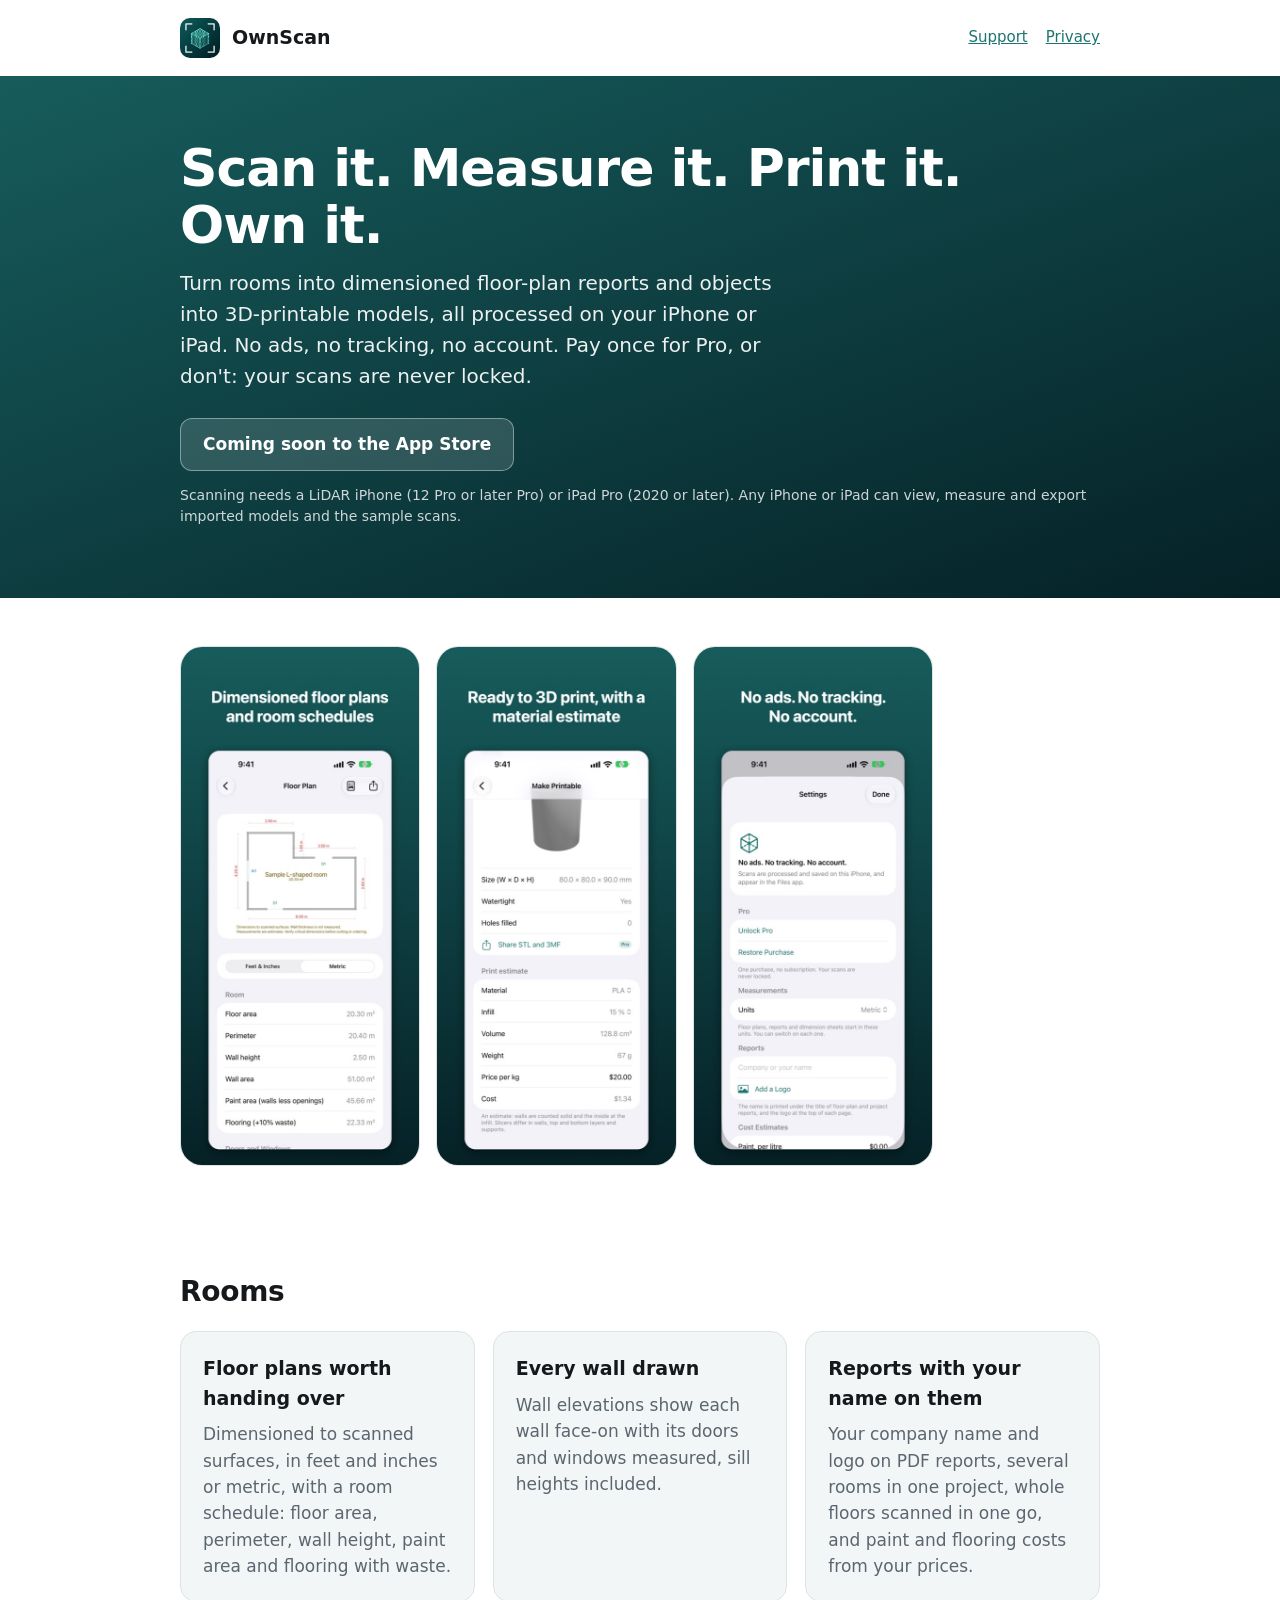
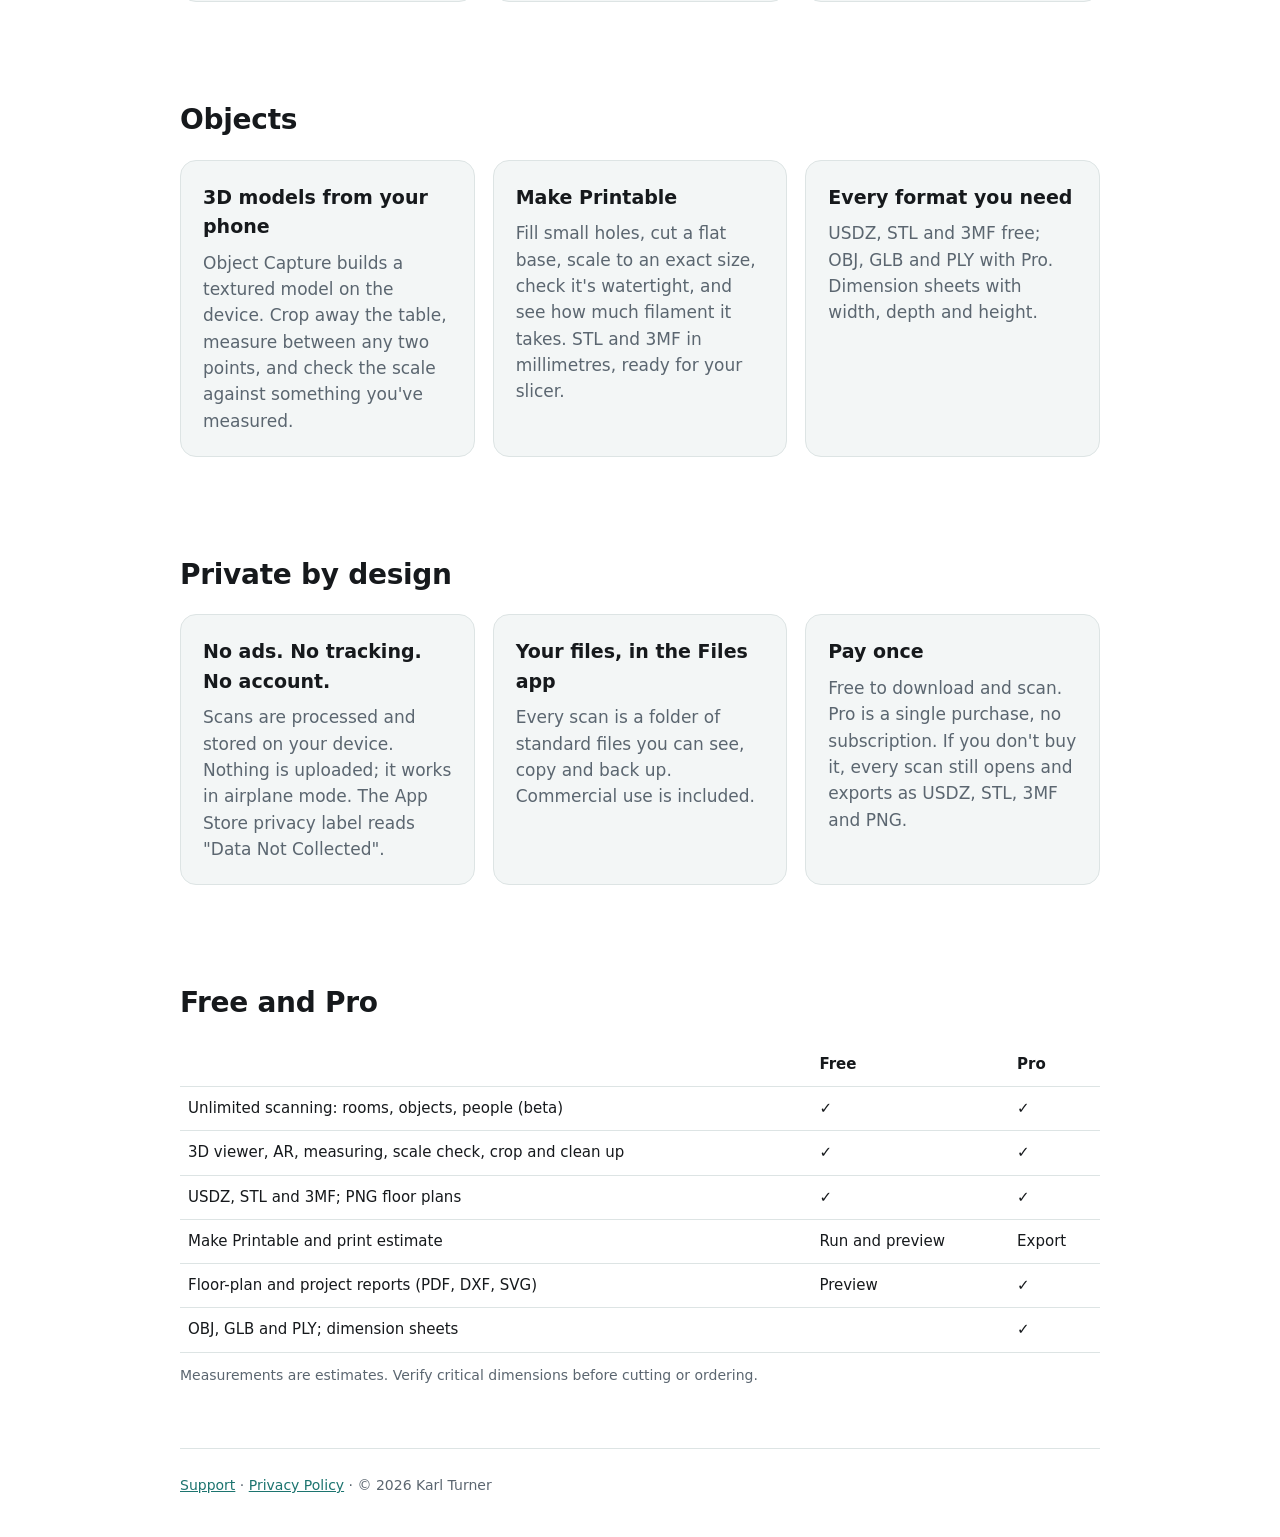
<file: index.html>
<!doctype html>
<!-- Replace the App Store link once the app has one. Comparisons with other apps
     belong only here, accurate and dated (BUILD.md §2); none are made yet. -->
<html lang="en">
<head>
  <meta charset="utf-8">
  <meta name="viewport" content="width=device-width, initial-scale=1">
  <title>OwnScan: LiDAR 3D scanner, floor plans and 3D printing</title>
  <meta name="description" content="Scan rooms into dimensioned floor plans and objects into 3D-printable models on your iPhone or iPad. No ads, no tracking, no account. Pay once.">
  <link rel="icon" href="images/icon.png">
  <link rel="stylesheet" href="style.css">
</head>
<body>
  <div class="wrap">
    <header class="site">
      <img src="images/icon.png" alt="">
      <a class="brand" href="index.html">OwnScan</a>
      <nav><a href="support.html">Support</a><a href="privacy.html">Privacy</a></nav>
    </header>
  </div>

  <div class="hero">
    <div class="wrap">
      <h1>Scan it. Measure it. Print it. Own it.</h1>
      <p class="lead">Turn rooms into dimensioned floor-plan reports and objects into 3D-printable models, all processed on your iPhone or iPad. No ads, no tracking, no account. Pay once for Pro, or don't: your scans are never locked.</p>
      <span class="badge soon">Coming soon to the App Store</span>
      <p class="note">Scanning needs a LiDAR iPhone (12 Pro or later Pro) or iPad Pro (2020 or later). Any iPhone or iPad can view, measure and export imported models and the sample scans.</p>
    </div>
  </div>

  <div class="wrap">
    <section>
      <div class="shots">
        <img src="images/floor-plan.jpg" alt="A dimensioned floor plan with its room schedule">
        <img src="images/printable.jpg" alt="Make Printable with a print estimate">
        <img src="images/privacy.jpg" alt="No ads, no tracking, no account">
      </div>
    </section>

    <section>
      <h2>Rooms</h2>
      <div class="grid">
        <div class="card"><h3>Floor plans worth handing over</h3><p>Dimensioned to scanned surfaces, in feet and inches or metric, with a room schedule: floor area, perimeter, wall height, paint area and flooring with waste.</p></div>
        <div class="card"><h3>Every wall drawn</h3><p>Wall elevations show each wall face-on with its doors and windows measured, sill heights included.</p></div>
        <div class="card"><h3>Reports with your name on them</h3><p>Your company name and logo on PDF reports, several rooms in one project, whole floors scanned in one go, and paint and flooring costs from your prices.</p></div>
      </div>
    </section>

    <section>
      <h2>Objects</h2>
      <div class="grid">
        <div class="card"><h3>3D models from your phone</h3><p>Object Capture builds a textured model on the device. Crop away the table, measure between any two points, and check the scale against something you've measured.</p></div>
        <div class="card"><h3>Make Printable</h3><p>Fill small holes, cut a flat base, scale to an exact size, check it's watertight, and see how much filament it takes. STL and 3MF in millimetres, ready for your slicer.</p></div>
        <div class="card"><h3>Every format you need</h3><p>USDZ, STL and 3MF free; OBJ, GLB and PLY with Pro. Dimension sheets with width, depth and height.</p></div>
      </div>
    </section>

    <section>
      <h2>Private by design</h2>
      <div class="grid">
        <div class="card"><h3>No ads. No tracking. No account.</h3><p>Scans are processed and stored on your device. Nothing is uploaded; it works in airplane mode. The App Store privacy label reads "Data Not Collected".</p></div>
        <div class="card"><h3>Your files, in the Files app</h3><p>Every scan is a folder of standard files you can see, copy and back up. Commercial use is included.</p></div>
        <div class="card"><h3>Pay once</h3><p>Free to download and scan. Pro is a single purchase, no subscription. If you don't buy it, every scan still opens and exports as USDZ, STL, 3MF and PNG.</p></div>
      </div>
    </section>

    <section>
      <h2>Free and Pro</h2>
      <table>
        <tr><th></th><th>Free</th><th>Pro</th></tr>
        <tr><td>Unlimited scanning: rooms, objects, people (beta)</td><td>✓</td><td>✓</td></tr>
        <tr><td>3D viewer, AR, measuring, scale check, crop and clean up</td><td>✓</td><td>✓</td></tr>
        <tr><td>USDZ, STL and 3MF; PNG floor plans</td><td>✓</td><td>✓</td></tr>
        <tr><td>Make Printable and print estimate</td><td>Run and preview</td><td>Export</td></tr>
        <tr><td>Floor-plan and project reports (PDF, DXF, SVG)</td><td>Preview</td><td>✓</td></tr>
        <tr><td>OBJ, GLB and PLY; dimension sheets</td><td></td><td>✓</td></tr>
      </table>
      <p style="color:var(--muted);font-size:14px;margin-top:12px">Measurements are estimates. Verify critical dimensions before cutting or ordering.</p>
    </section>
  </div>

  <div class="wrap">
    <footer class="site">
      <a href="support.html">Support</a> · <a href="privacy.html">Privacy Policy</a> · © 2026 Karl Turner
    </footer>
  </div>
</body>
</html>
</file>
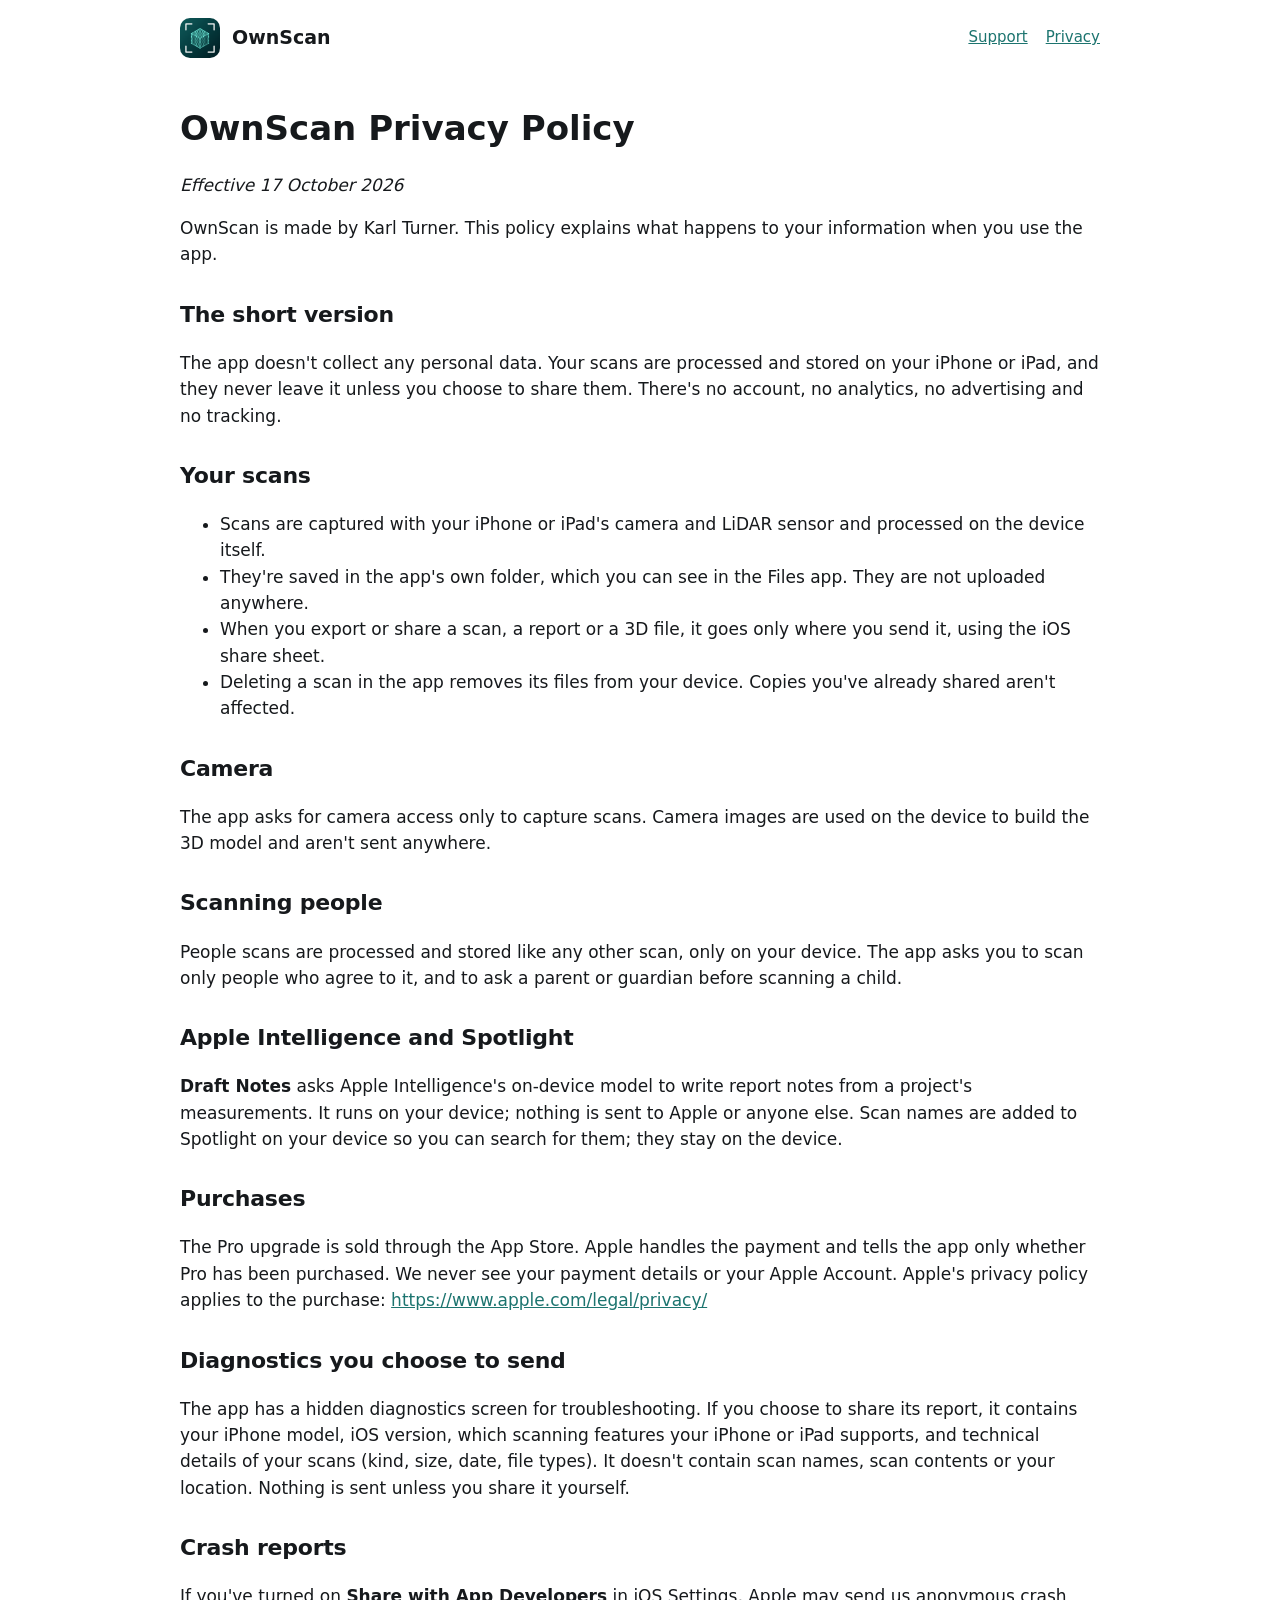
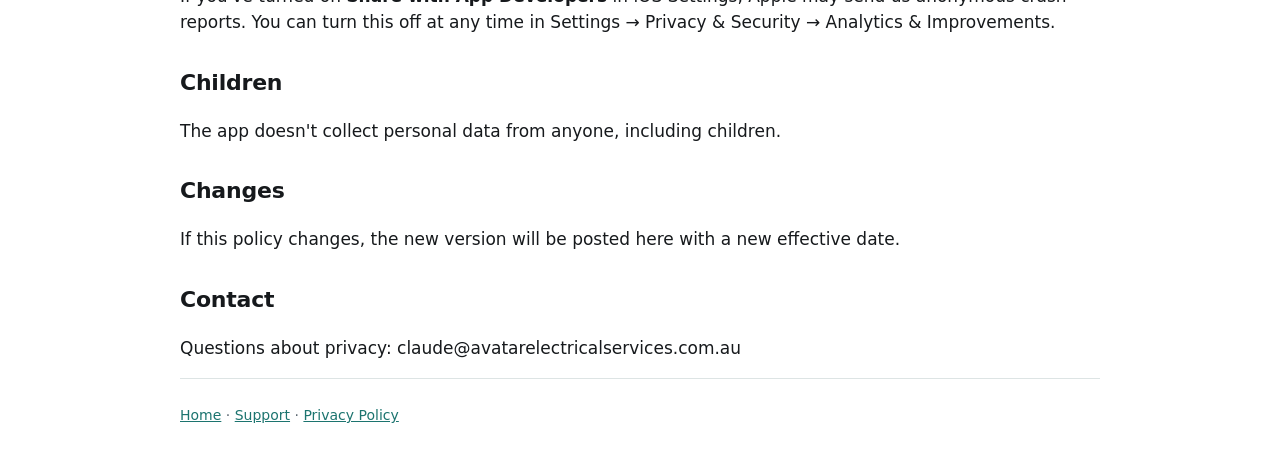
<file: privacy.html>
<!doctype html>
<html lang="en">
<head>
  <meta charset="utf-8">
  <meta name="viewport" content="width=device-width, initial-scale=1">
  <title>OwnScan Privacy Policy</title>
  <link rel="icon" href="images/icon.png">
  <link rel="stylesheet" href="style.css">
</head>
<body>
  <div class="wrap">
    <header class="site">
      <img src="images/icon.png" alt="">
      <a class="brand" href="index.html">OwnScan</a>
      <nav><a href="support.html">Support</a><a href="privacy.html">Privacy</a></nav>
    </header>
    <main class="doc">
      <h1>OwnScan Privacy Policy</h1>
      <p><em>Effective 17 October 2026</em></p>
      <p>OwnScan is made by Karl Turner. This policy explains what happens to your information when you use the app.</p>
      <h2>The short version</h2>
      <p>The app doesn't collect any personal data. Your scans are processed and stored on your iPhone or iPad, and they never leave it unless you choose to share them. There's no account, no analytics, no advertising and no tracking.</p>
      <h2>Your scans</h2>
      <ul><li>Scans are captured with your iPhone or iPad's camera and LiDAR sensor and processed on the device itself.</li><li>They're saved in the app's own folder, which you can see in the Files app. They are not uploaded anywhere.</li><li>When you export or share a scan, a report or a 3D file, it goes only where you send it, using the iOS share sheet.</li><li>Deleting a scan in the app removes its files from your device. Copies you've already shared aren't affected.</li></ul>
      <h2>Camera</h2>
      <p>The app asks for camera access only to capture scans. Camera images are used on the device to build the 3D model and aren't sent anywhere.</p>
      <h2>Scanning people</h2>
      <p>People scans are processed and stored like any other scan, only on your device. The app asks you to scan only people who agree to it, and to ask a parent or guardian before scanning a child.</p>
      <h2>Apple Intelligence and Spotlight</h2>
      <p><strong>Draft Notes</strong> asks Apple Intelligence's on-device model to write report notes from a project's measurements. It runs on your device; nothing is sent to Apple or anyone else. Scan names are added to Spotlight on your device so you can search for them; they stay on the device.</p>
      <h2>Purchases</h2>
      <p>The Pro upgrade is sold through the App Store. Apple handles the payment and tells the app only whether Pro has been purchased. We never see your payment details or your Apple Account. Apple's privacy policy applies to the purchase: <a href="https://www.apple.com/legal/privacy/">https://www.apple.com/legal/privacy/</a></p>
      <h2>Diagnostics you choose to send</h2>
      <p>The app has a hidden diagnostics screen for troubleshooting. If you choose to share its report, it contains your iPhone model, iOS version, which scanning features your iPhone or iPad supports, and technical details of your scans (kind, size, date, file types). It doesn't contain scan names, scan contents or your location. Nothing is sent unless you share it yourself.</p>
      <h2>Crash reports</h2>
      <p>If you've turned on <strong>Share with App Developers</strong> in iOS Settings, Apple may send us anonymous crash reports. You can turn this off at any time in Settings → Privacy &amp; Security → Analytics &amp; Improvements.</p>
      <h2>Children</h2>
      <p>The app doesn't collect personal data from anyone, including children.</p>
      <h2>Changes</h2>
      <p>If this policy changes, the new version will be posted here with a new effective date.</p>
      <h2>Contact</h2>
      <p>Questions about privacy: claude@avatarelectricalservices.com.au</p>
    </main>
    <footer class="site"><a href="index.html">Home</a> · <a href="support.html">Support</a> · <a href="privacy.html">Privacy Policy</a></footer>
  </div>
</body>
</html>
</file>
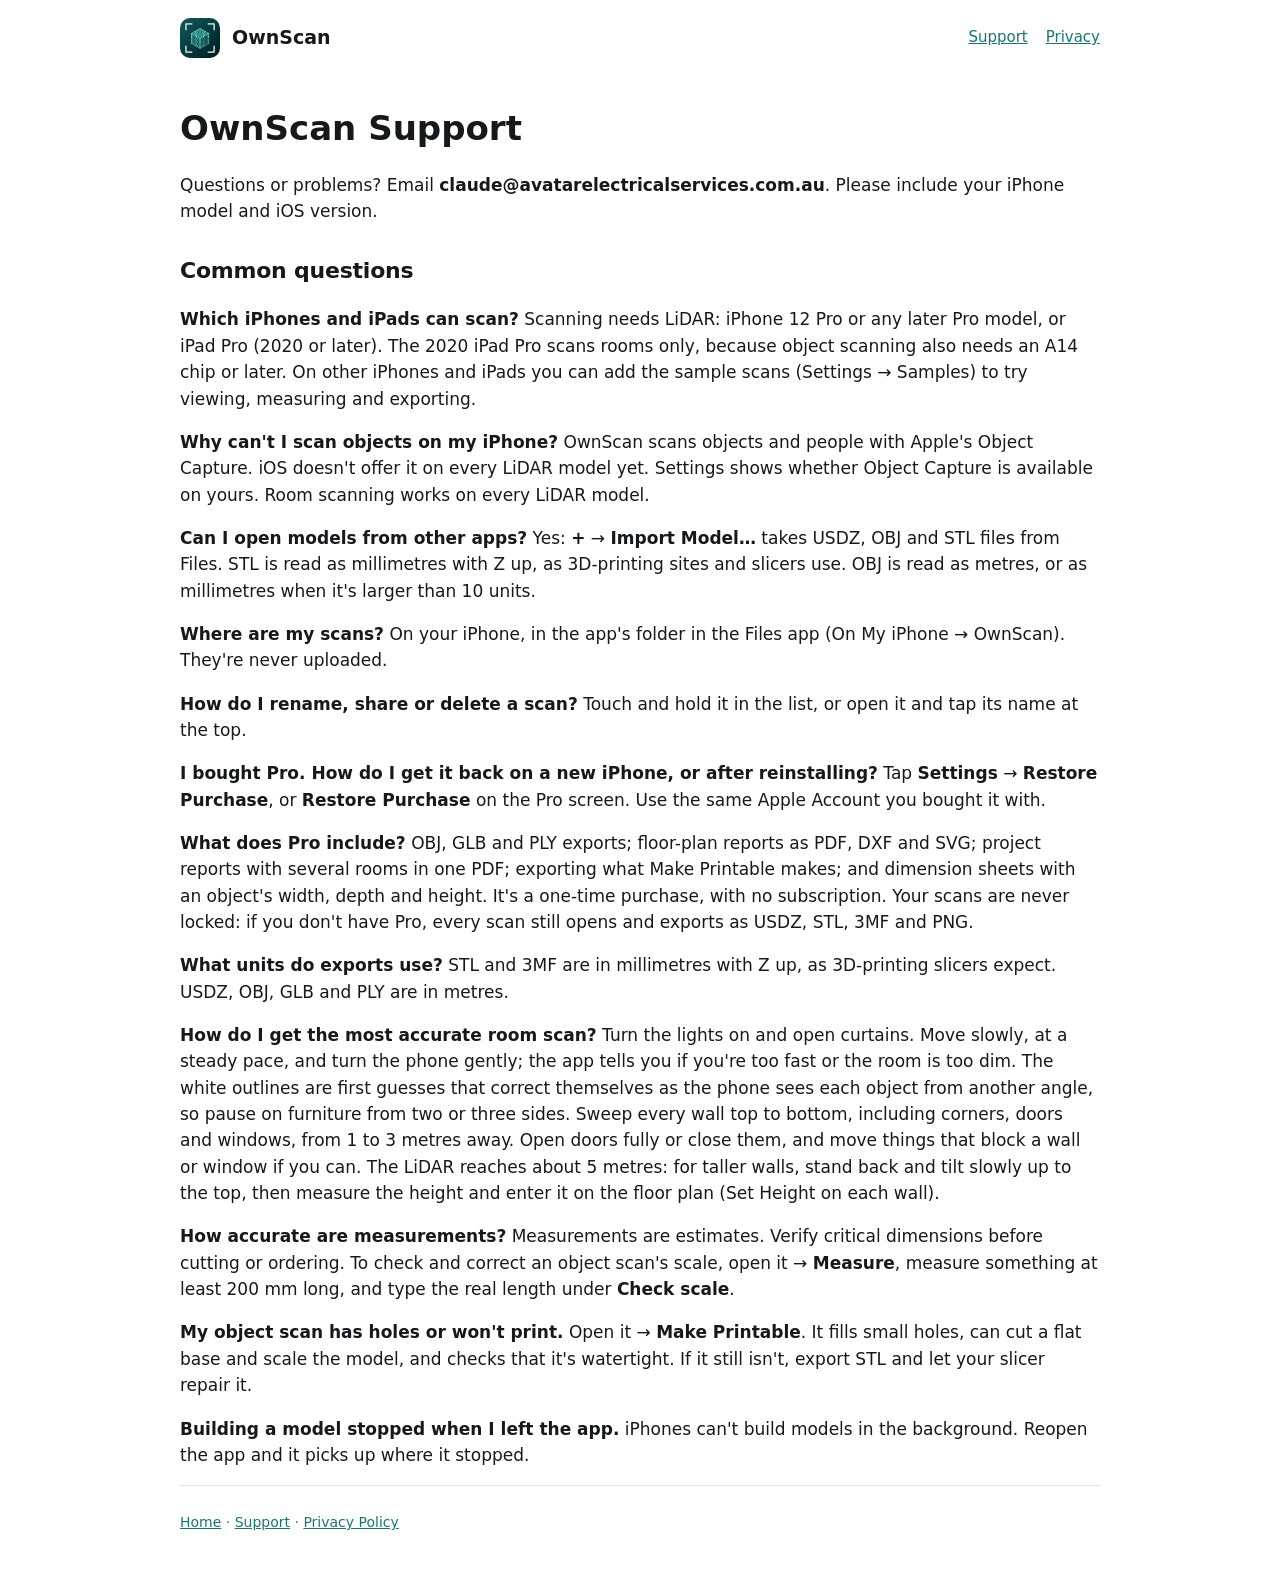
<file: support.html>
<!doctype html>
<html lang="en">
<head>
  <meta charset="utf-8">
  <meta name="viewport" content="width=device-width, initial-scale=1">
  <title>OwnScan Support</title>
  <link rel="icon" href="images/icon.png">
  <link rel="stylesheet" href="style.css">
</head>
<body>
  <div class="wrap">
    <header class="site">
      <img src="images/icon.png" alt="">
      <a class="brand" href="index.html">OwnScan</a>
      <nav><a href="support.html">Support</a><a href="privacy.html">Privacy</a></nav>
    </header>
    <main class="doc">
      <h1>OwnScan Support</h1>
      <p>Questions or problems? Email <strong>claude@avatarelectricalservices.com.au</strong>. Please include your iPhone model and iOS version.</p>
      <h2>Common questions</h2>
      <p><strong>Which iPhones and iPads can scan?</strong> Scanning needs LiDAR: iPhone 12 Pro or any later Pro model, or iPad Pro (2020 or later). The 2020 iPad Pro scans rooms only, because object scanning also needs an A14 chip or later. On other iPhones and iPads you can add the sample scans (Settings → Samples) to try viewing, measuring and exporting.</p>
      <p><strong>Why can't I scan objects on my iPhone?</strong> OwnScan scans objects and people with Apple's Object Capture. iOS doesn't offer it on every LiDAR model yet. Settings shows whether Object Capture is available on yours. Room scanning works on every LiDAR model.</p>
      <p><strong>Can I open models from other apps?</strong> Yes: <strong>+</strong> → <strong>Import Model…</strong> takes USDZ, OBJ and STL files from Files. STL is read as millimetres with Z up, as 3D-printing sites and slicers use. OBJ is read as metres, or as millimetres when it's larger than 10 units.</p>
      <p><strong>Where are my scans?</strong> On your iPhone, in the app's folder in the Files app (On My iPhone → OwnScan). They're never uploaded.</p>
      <p><strong>How do I rename, share or delete a scan?</strong> Touch and hold it in the list, or open it and tap its name at the top.</p>
      <p><strong>I bought Pro. How do I get it back on a new iPhone, or after reinstalling?</strong> Tap <strong>Settings</strong> → <strong>Restore Purchase</strong>, or <strong>Restore Purchase</strong> on the Pro screen. Use the same Apple Account you bought it with.</p>
      <p><strong>What does Pro include?</strong> OBJ, GLB and PLY exports; floor-plan reports as PDF, DXF and SVG; project reports with several rooms in one PDF; exporting what Make Printable makes; and dimension sheets with an object's width, depth and height. It's a one-time purchase, with no subscription. Your scans are never locked: if you don't have Pro, every scan still opens and exports as USDZ, STL, 3MF and PNG.</p>
      <p><strong>What units do exports use?</strong> STL and 3MF are in millimetres with Z up, as 3D-printing slicers expect. USDZ, OBJ, GLB and PLY are in metres.</p>
      <p><strong>How do I get the most accurate room scan?</strong> Turn the lights on and open curtains. Move slowly, at a steady pace, and turn the phone gently; the app tells you if you're too fast or the room is too dim. The white outlines are first guesses that correct themselves as the phone sees each object from another angle, so pause on furniture from two or three sides. Sweep every wall top to bottom, including corners, doors and windows, from 1 to 3 metres away. Open doors fully or close them, and move things that block a wall or window if you can. The LiDAR reaches about 5 metres: for taller walls, stand back and tilt slowly up to the top, then measure the height and enter it on the floor plan (Set Height on each wall).</p>
      <p><strong>How accurate are measurements?</strong> Measurements are estimates. Verify critical dimensions before cutting or ordering. To check and correct an object scan's scale, open it → <strong>Measure</strong>, measure something at least 200 mm long, and type the real length under <strong>Check scale</strong>.</p>
      <p><strong>My object scan has holes or won't print.</strong> Open it → <strong>Make Printable</strong>. It fills small holes, can cut a flat base and scale the model, and checks that it's watertight. If it still isn't, export STL and let your slicer repair it.</p>
      <p><strong>Building a model stopped when I left the app.</strong> iPhones can't build models in the background. Reopen the app and it picks up where it stopped.</p>
    </main>
    <footer class="site"><a href="index.html">Home</a> · <a href="support.html">Support</a> · <a href="privacy.html">Privacy Policy</a></footer>
  </div>
</body>
</html>
</file>
<file: style.css>
:root {
  --teal: #1c746f;
  --teal-dark: #0b2f33;
  --ink: #16191c;
  --muted: #5b6670;
  --bg: #ffffff;
  --card: #f3f6f6;
  --line: #dde4e4;
}
@media (prefers-color-scheme: dark) {
  :root { --ink: #eef2f2; --muted: #a9b5b8; --bg: #0d1214; --card: #172024; --line: #26343a; --teal: #4fc9bd; }
}
* { box-sizing: border-box; }
body { margin: 0; font: 17px/1.55 -apple-system, BlinkMacSystemFont, "Segoe UI", system-ui, sans-serif; color: var(--ink); background: var(--bg); }
a { color: var(--teal); }
.wrap { max-width: 960px; margin: 0 auto; padding: 0 20px; }
header.site { display: flex; align-items: center; gap: 12px; padding: 18px 0; }
header.site img { width: 40px; height: 40px; border-radius: 10px; }
header.site a.brand { color: var(--ink); text-decoration: none; font-weight: 700; font-size: 19px; }
header.site nav { margin-left: auto; display: flex; gap: 18px; font-size: 15px; }
.hero { background: linear-gradient(160deg, #175c5c, #052126); color: #fff; padding: 64px 0 56px; }
.hero h1 { font-size: clamp(32px, 6vw, 52px); line-height: 1.1; margin: 0 0 14px; letter-spacing: -0.02em; }
.hero p.lead { font-size: 20px; max-width: 620px; opacity: 0.92; margin: 0 0 26px; }
.badge { display: inline-block; background: #fff; color: #0b2f33; padding: 12px 22px; border-radius: 12px; font-weight: 700; text-decoration: none; }
.badge.soon { background: rgba(255,255,255,0.14); color: #fff; border: 1px solid rgba(255,255,255,0.4); }
.note { font-size: 14px; opacity: 0.8; margin-top: 14px; }
section { padding: 48px 0; }
h2 { font-size: 28px; margin: 0 0 18px; letter-spacing: -0.01em; }
.grid { display: grid; grid-template-columns: repeat(auto-fit, minmax(260px, 1fr)); gap: 18px; }
.card { background: var(--card); border: 1px solid var(--line); border-radius: 16px; padding: 22px; }
.card h3 { margin: 0 0 8px; font-size: 19px; }
.card p, .card li { color: var(--muted); margin: 0; }
.card ul { padding-left: 18px; margin: 0; }
.shots { display: flex; gap: 16px; overflow-x: auto; padding-bottom: 8px; }
.shots img { height: 520px; border-radius: 22px; border: 1px solid var(--line); }
table { border-collapse: collapse; width: 100%; font-size: 15px; }
th, td { text-align: left; padding: 10px 8px; border-bottom: 1px solid var(--line); vertical-align: top; }
th { font-weight: 600; }
footer.site { border-top: 1px solid var(--line); padding: 26px 0 40px; color: var(--muted); font-size: 14px; }
.doc h1 { font-size: 34px; margin: 26px 0 6px; }
.doc h2 { font-size: 22px; margin-top: 30px; }
.doc .effective { color: var(--muted); }
details { border-bottom: 1px solid var(--line); padding: 12px 0; }
summary { font-weight: 600; cursor: pointer; }
</file>
